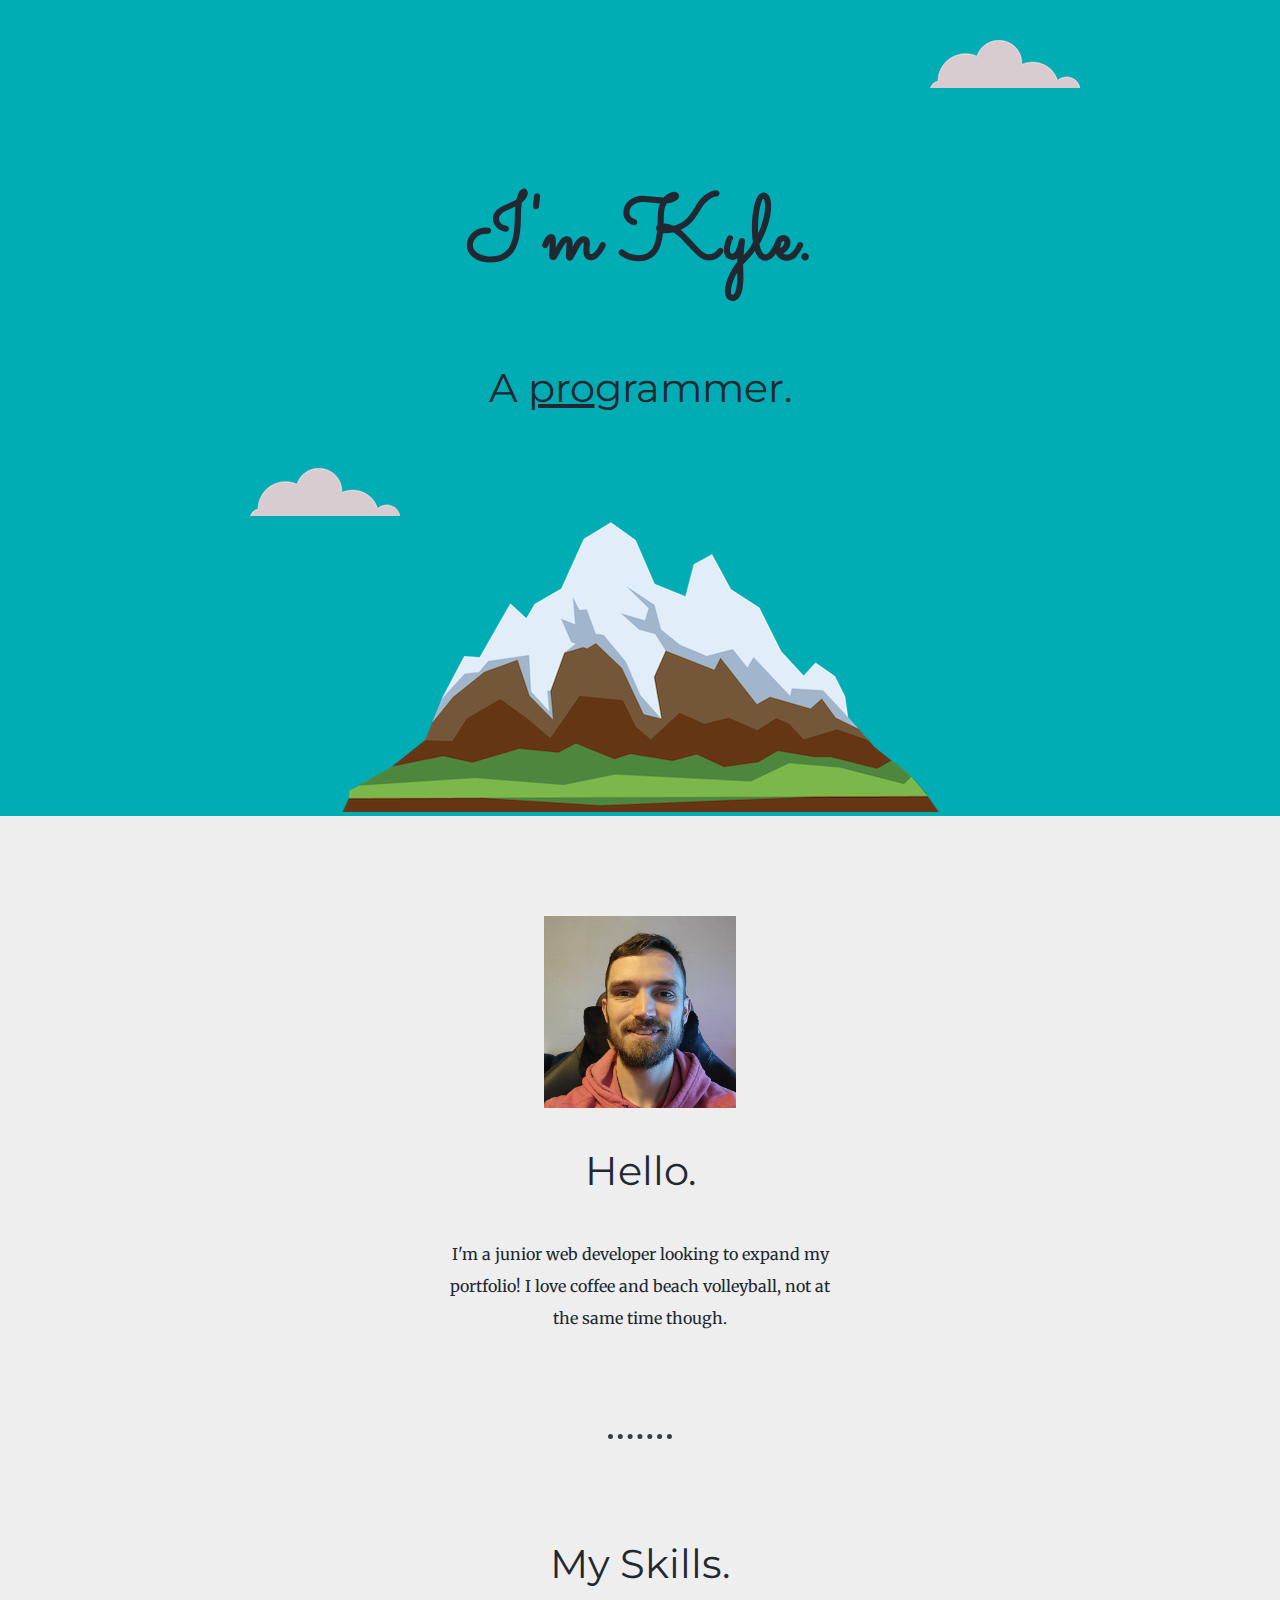
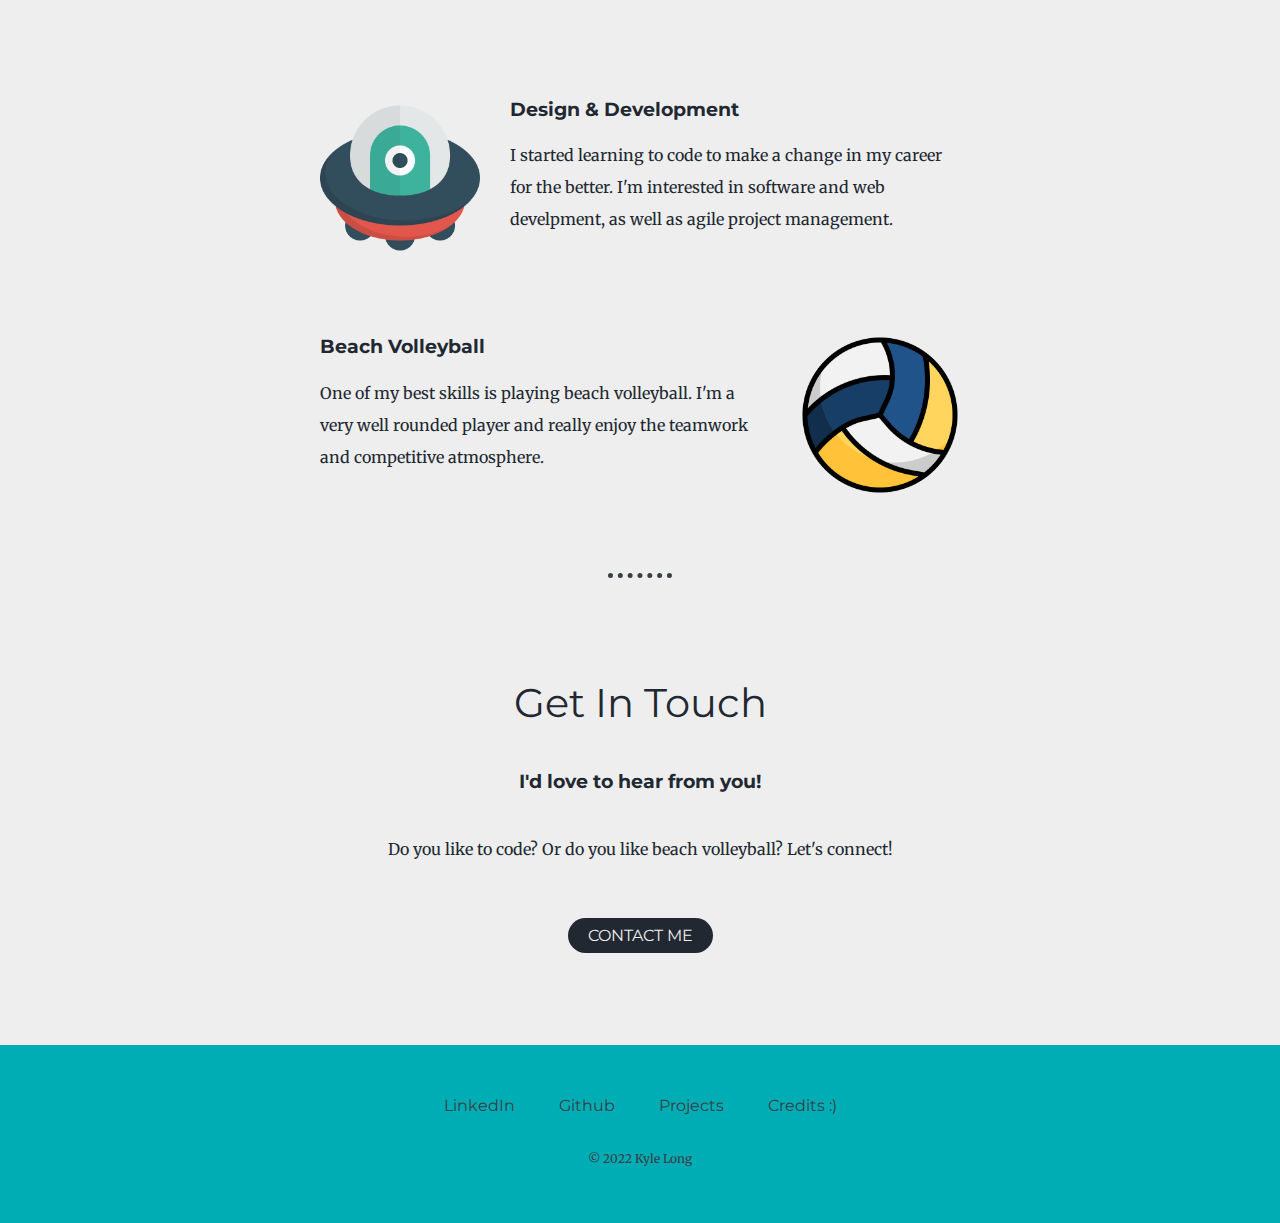
<file: index.html>
<!DOCTYPE html>
<html lang="en" dir="ltr">

<head>
  <meta charset="utf-8">
  <title>Kyle Long</title>
  <link rel="stylesheet" href="css/styles.css">
  <link rel="icon" href="favicon.ico">
  <link rel="preconnect" href="https://fonts.googleapis.com">
  <link rel="preconnect" href="https://fonts.gstatic.com" crossorigin>
  <link href="https://fonts.googleapis.com/css2?family=Merriweather&family=Montserrat&family=Sacramento&display=swap" rel="stylesheet">
</head>

<body>
  <div class="top-container">
    <img class="topCloud" src="CSS - My Site Images\cloud.png" alt="cloud-img">
    <h1>I'm Kyle.</h1>
    <h2>A <span class="pro">pro</span>grammer.</h2>
    <img class="bottomCloud" src="CSS - My Site Images\cloud.png" alt="cloud-img">
    <img src="CSS - My Site Images\mountain.png" alt="mountain-img">
  </div>
  <div class="middle-container">
    <div class="profile">
      <img src="CSS - My Site Images\pfp-kyle.png" alt="profile picture">
      <h2>Hello.</h2>
      <p class="intro">I'm a junior web developer looking to expand my portfolio! I love coffee and beach volleyball, not at the same time though.</p>
    </div>
    <hr>
    <div class="skills">
      <h2>My Skills.</h2>
      <div class="skill-row">
        <img class="skill-1" src="CSS - My Site Images\ufo.png" alt="pic">
        <h3>Design & Development</h3>
        <p class="skill-1-description">I started learning to code to make a change in my career for the better. I'm interested in software and web develpment, as well as agile project management.</p>
      </div>
      <div class="skill-row">
        <img class="skill-2" src="CSS - My Site Images\volleyball.png" alt="pic" />
        <h3>Beach Volleyball</h3>
        <p>One of my best skills is playing beach volleyball. I'm a very well rounded player and really enjoy the teamwork and competitive atmosphere.</p>
      </div>
    </div>
    <hr>
    <div class="contact-me">
      <h2>Get In Touch</h2>
      <h3>I'd love to hear from you!</h3>
      <p class="contact-message">Do you like to code? Or do you like beach volleyball? Let's connect!</p>
      <a class="btn" href="mailto:k.long592@yahoo.com">CONTACT ME</a>
    </div>
  </div>


  <div class="bottom-container">
    <a class="footer-link" href="https://www.linkedin.com/in/kyle-long-69207b22a/">LinkedIn</a>
    <a class="footer-link" href="https://github.com/AgentK92">Github</a>
    <a class="footer-link" href="https://www.appbrewery.co/">Projects</a>
    <a class="footer-link" href="credits.html">Credits :)</a>
    <p class="copyright-message">© 2022 Kyle Long</p>
  </div>
</body>

</html>
</file>
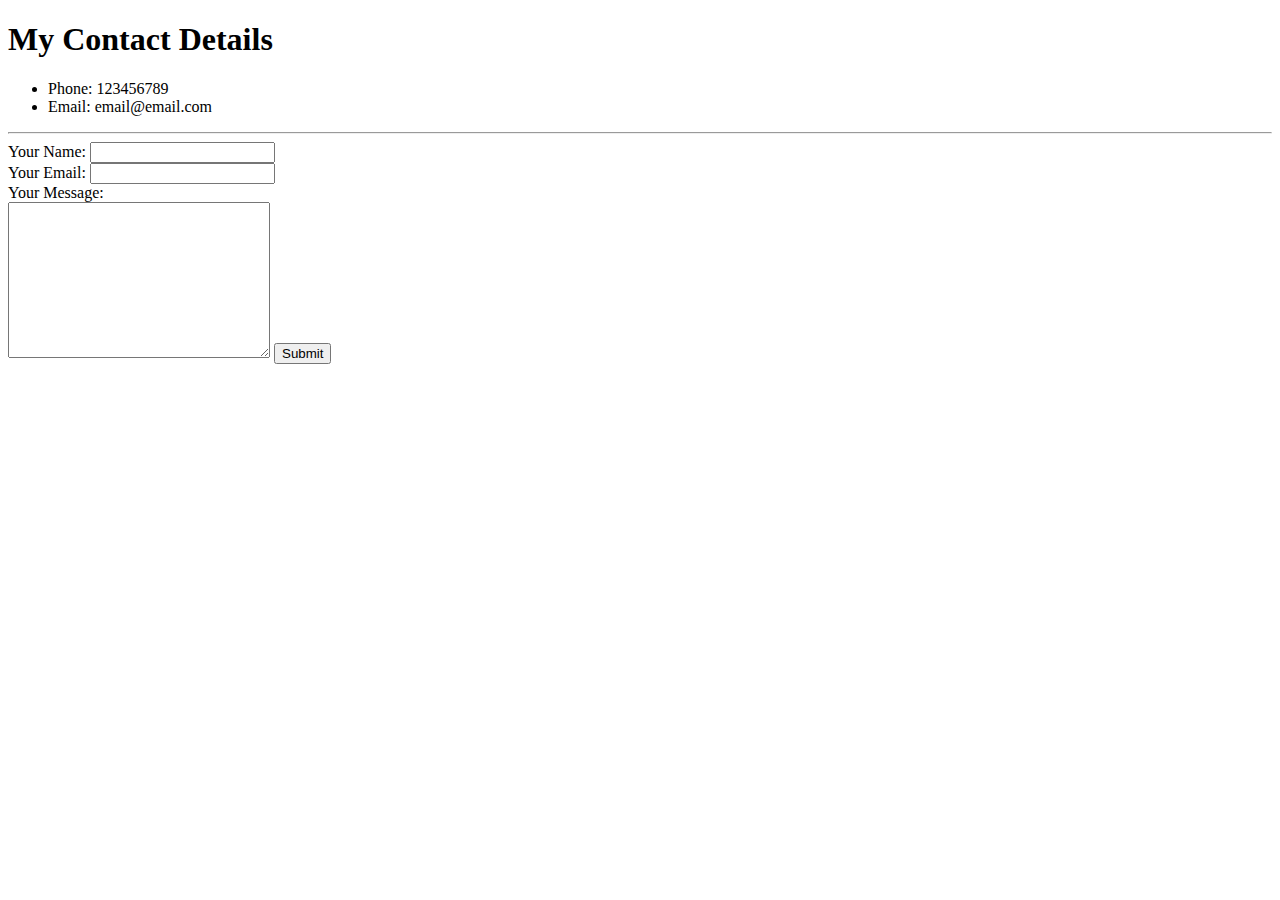
<file: contacts.html>
<!DOCTYPE html>
<html lang="en" dir="ltr">

<head>
  <meta charset="utf-8">
  <title>Contact Information</title>
</head>

<body>
  <h1>My Contact Details</h1>
  <ul>
    <li>Phone: 123456789</li>
    <li>Email: email@email.com</li>
  </ul>
  <hr>

  <form action="mailto:k.long592@yahoo.com" method="post" enctype="text/plain">
    <label for="Your Name">Your Name:</label>
    <input type="text" name="yourName" value=""><br>
    <label for="">Your Email:</label>
    <input type="email" name="yourEmail" value=""><br>
    <label for="">Your Message:</label><br>
    <textarea name="yourMessage" rows="10" cols="30"></textarea>
    <input type="submit" name="">
  </form>
</body>

</html>
</file>
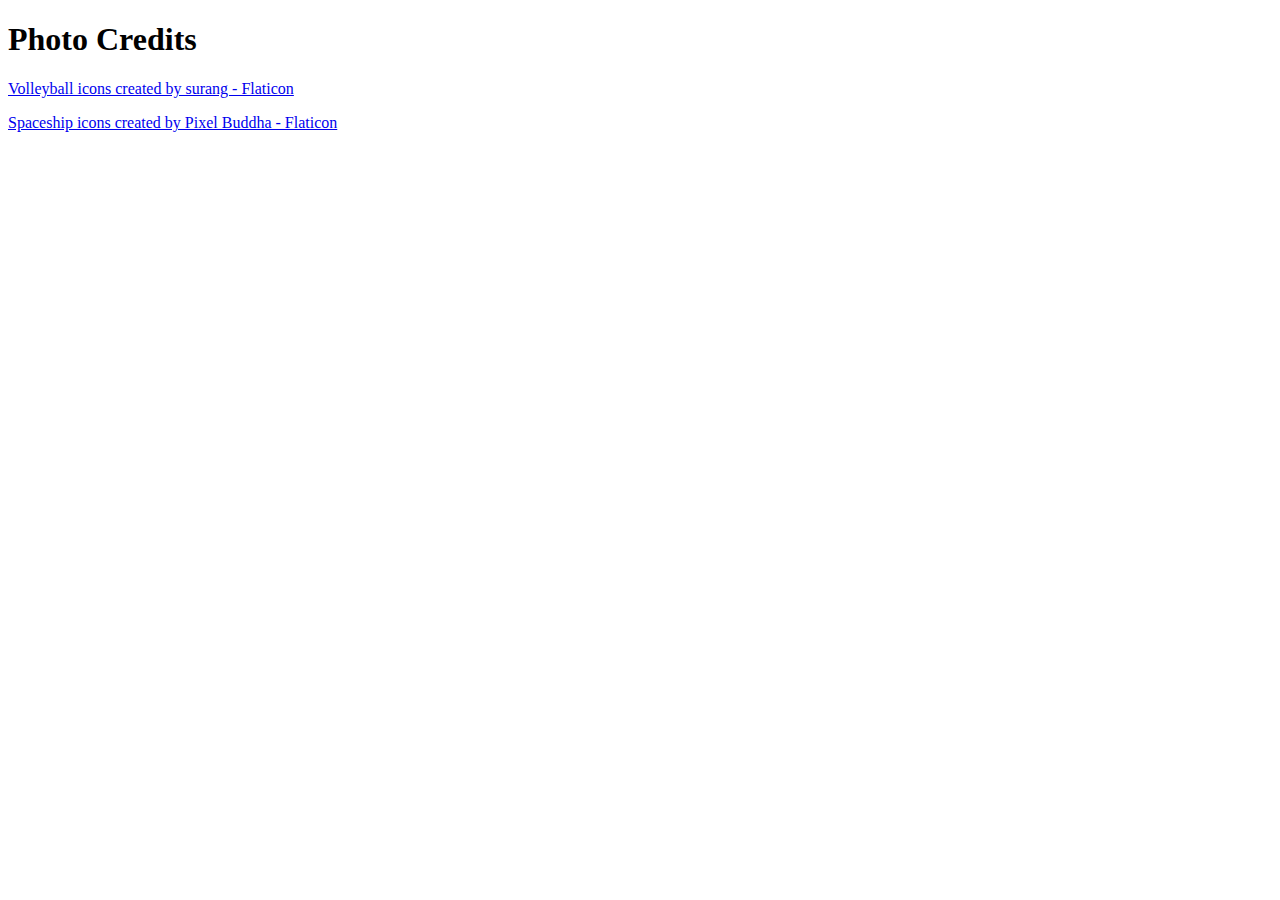
<file: credits.html>
<!DOCTYPE html>
<html lang="en" dir="ltr">
  <head>
    <meta charset="utf-8">
    <title></title>
  </head>
  <body>
    <h1>Photo Credits</h1>
    <p><a href="https://www.flaticon.com/free-icons/volleyball" title="volleyball icons">Volleyball icons created by surang - Flaticon</a></p>
    <p><a href="https://www.flaticon.com/free-icons/spaceship" title="spaceship icons">Spaceship icons created by Pixel Buddha - Flaticon</a></p>
  </body>
</html>
</file>
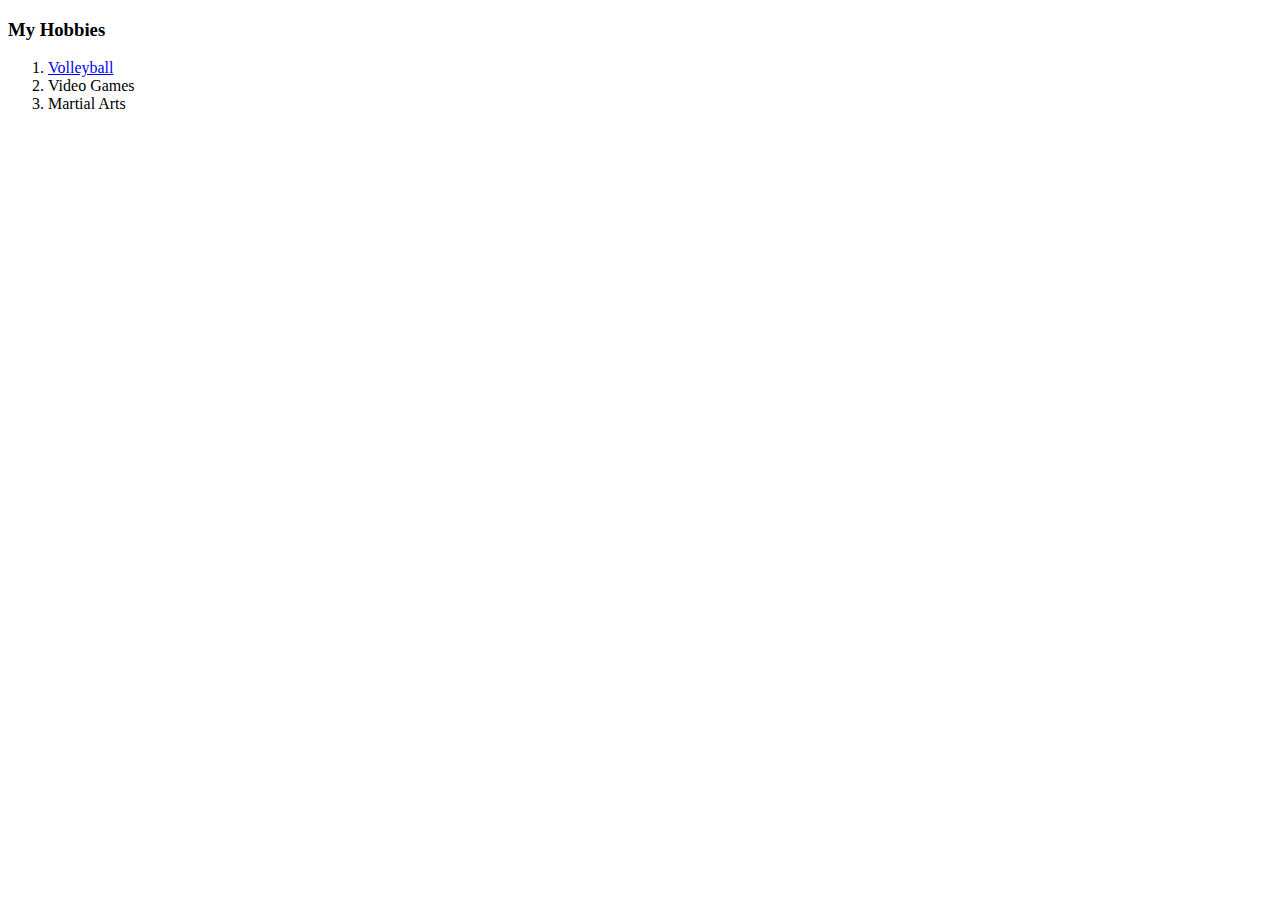
<file: hobbies.html>
<!DOCTYPE html>
<html lang="en" dir="ltr">

<head>
  <meta charset="utf-8">
  <title>My Hobbies</title>
</head>

<body>
  <h3>My Hobbies</h3>
  <ol>
    <li><a href="https://en.wikipedia.org/wiki/Volleyball">Volleyball</a></li>
    <li>Video Games</li>
    <li>Martial Arts</li>
  </ol>
</body>

</html>
</file>
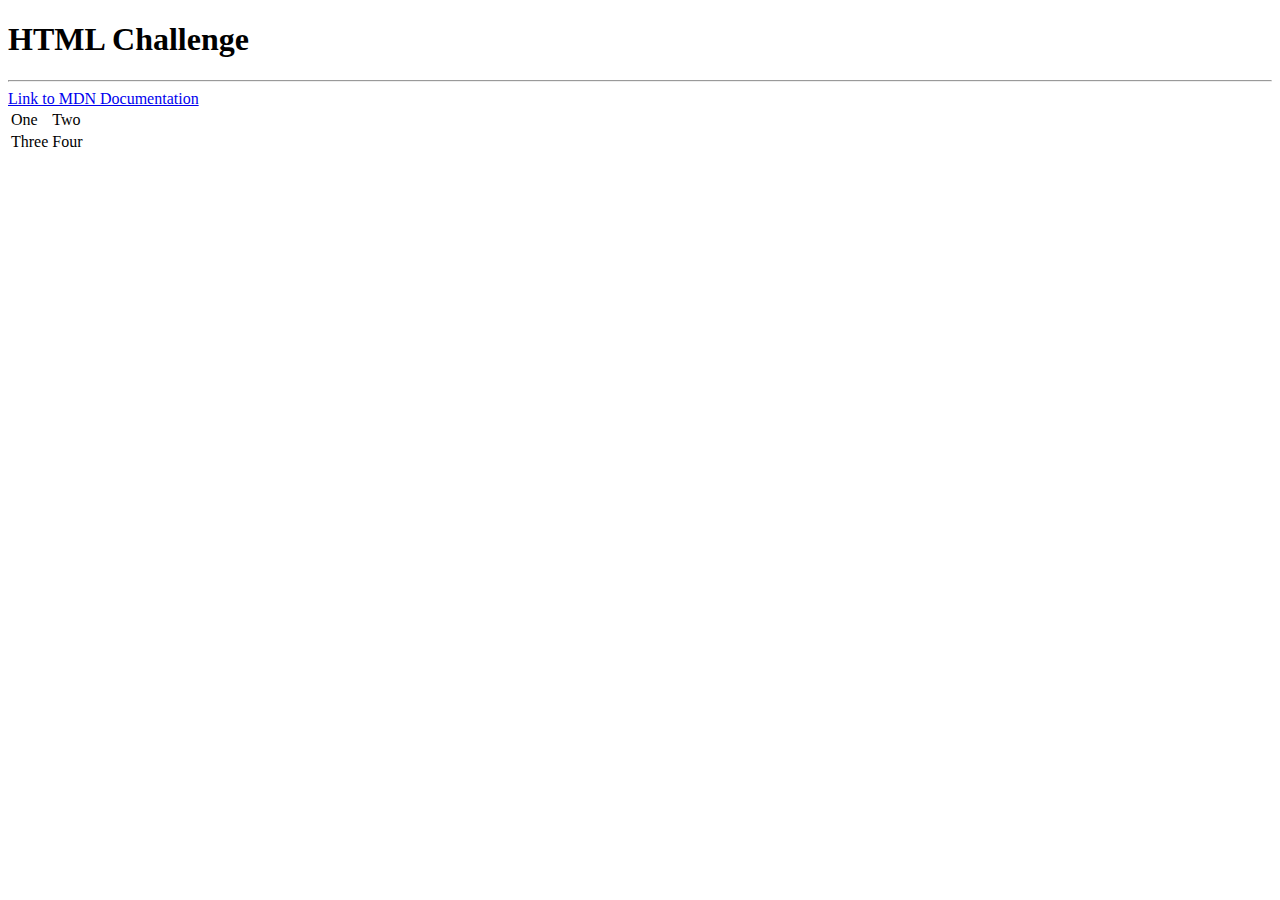
<file: HTML_Challenge.html>
<!DOCTYPE html>
<html lang="en" dir="ltr">

<head>
  <meta charset="utf-8">
  <title>HTML Challenge</title>
</head>

<body>
  <h1>HTML Challenge</h1>
  <hr>
  <a href="https://developer.mozilla.org/en-US/">Link to MDN Documentation</a>

  <table>
    <tr>
      <td>One</td>
      <td>Two</td>
    </tr>
    <tr>
      <td>Three</td>
      <td>Four</td>
    </tr>
  </table>
</body>

</html>
</file>
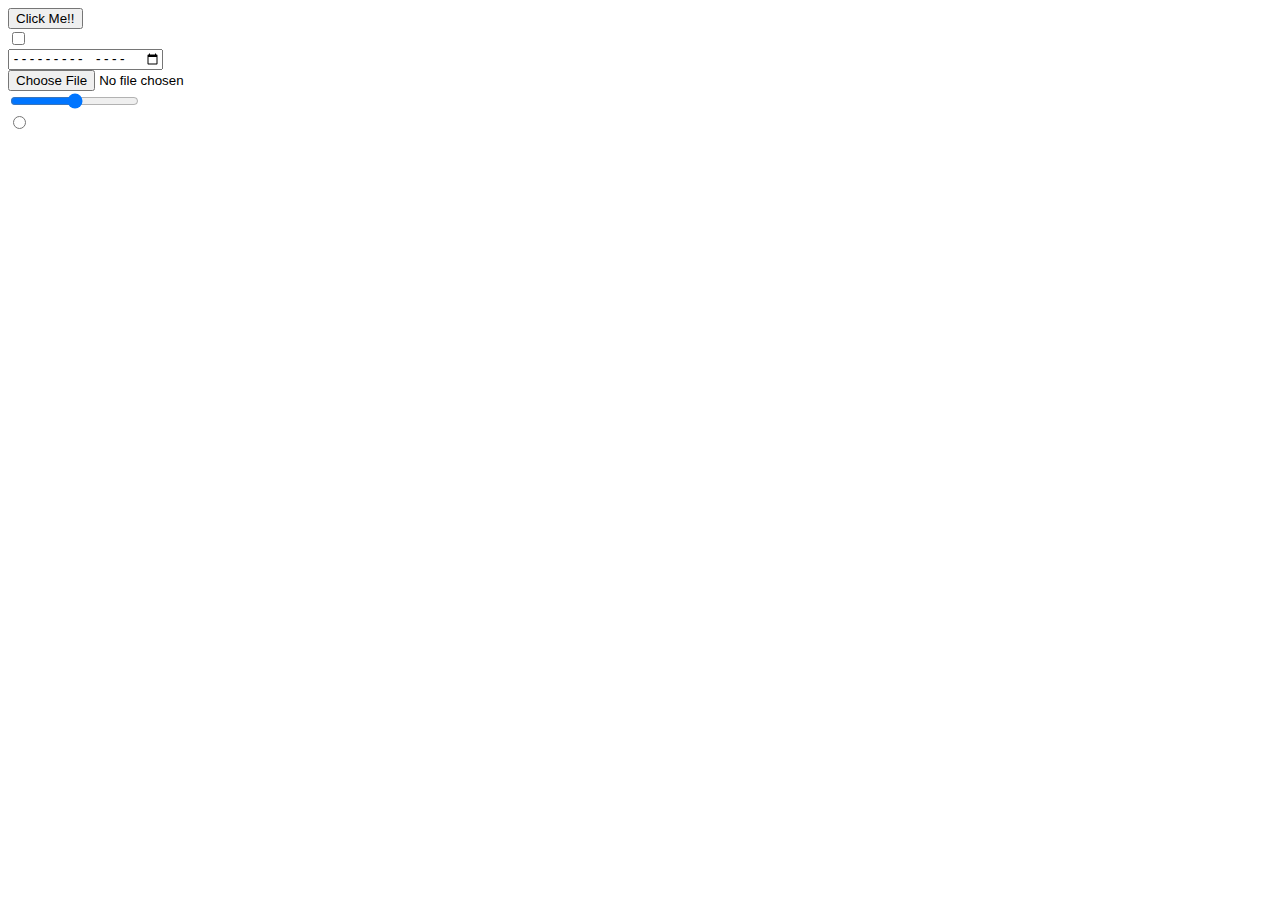
<file: inputs.html>
<!DOCTYPE html>
<html lang="en" dir="ltr">

<head>
  <meta charset="utf-8">
  <title>HTML Inputs</title>
</head>

<body>
  <form class="" action="index.html" method="post">


    <input type="button" name="" value="Click Me!!"><br>
    <input type="checkbox" name="" value=""><br>
    <input type="month" name="" value=""><br>
    <input type="file" name="" value=""><br>
    <input type="range" name="" value=""><br>
    <input type="radio" name="" value=""><br>
  </form>
</body>

</html>
</file>
<file: css/styles.css>
/* NOTE:
https://fonts.google.com/ - font family for imbedding
https://www.flaticon.com/ - icons
https://www.w3schools.com/css - formatting
font size @ 100% is 16px use for sizing
1em is 16px as well

 */
body {
  background-color: #EEEEEE;
  color: #222831;
  font-family: 'Merriweather', serif;
  font-size: 1em;
  margin: 0;
  text-align: center;
}

h1 {
  color: #222831;
  font-size: 5.625rem;
  font-family: 'Sacramento', sans-serif;
  margin: 50px auto 0 auto;
  line-height: 2;
}

h2 {
  color: #222831;
  font-family: 'Montserrat', sans-serif;
  font-size: 2.5rem;
  font-weight: normal;
  padding-bottom: 10px;
}

h3 {
  color: #222831;
  font-family: 'Montserrat', sans-serif;
}

hr {
  width: 5%;
  border-style: none;
  border-top-style: dotted;
  border-width: thick;
  border-color: #393E46;
  margin: 100px auto;
}

a {
  color: #393E46;
  font-family: 'Montserrat', sans-serif;
  margin: 10px 20px;
  text-decoration: none;
}

a:hover {
  color: #EEEEEE;
}

p {
  line-height: 2;
}

.btn {
  background: #222831;
  -webkit-border-radius: 28;
  -moz-border-radius: 28;
  border-radius: 20px;
  font-family: 'Montserrat', sans-serif;
  color: #EEEEEE;
  font-size: 16px;
  padding: 8px 20px 8px 20px;
  text-decoration: none;
}

.btn:hover {
  background: #00ADB5;
  text-decoration: none;
}

.top-container {
  background-color: #00ADB5;
  padding-top: 100px;
  position: relative;
}

.middle-container {
  margin: 100px 0;
}

.bottom-container {
  background-color: #00ADB5;
  padding: 50px 0 20px;
}

.pro {
  text-decoration: underline;
}

.intro {
  margin: auto;
  width: 30%
}

.contact-message {
  margin: 40px auto 60px;
  width: 40%
}

.copyright-message {
  color: #393E46;
  font-size: .75rem;
  padding: 20px 0;
}

.bottomCloud {
  position: absolute;
  left: 250px;
  bottom: 300px;
}

.skill-row {
  margin: 100px auto 100px auto;
  text-align: left;
  width: 50%;
}

.skill-1 {
  float: left;
  margin-right: 30px;
  width: 25%;
}

.skill-1-description {}

.skill-2 {
  float: right;
  margin-left: 30px;
  width: 25%;
}

.topCloud {
  position: absolute;
  right: 200px;
  top: 40px;
}

.footer-link {}

img {
  display: inline-block;
}
</file>
